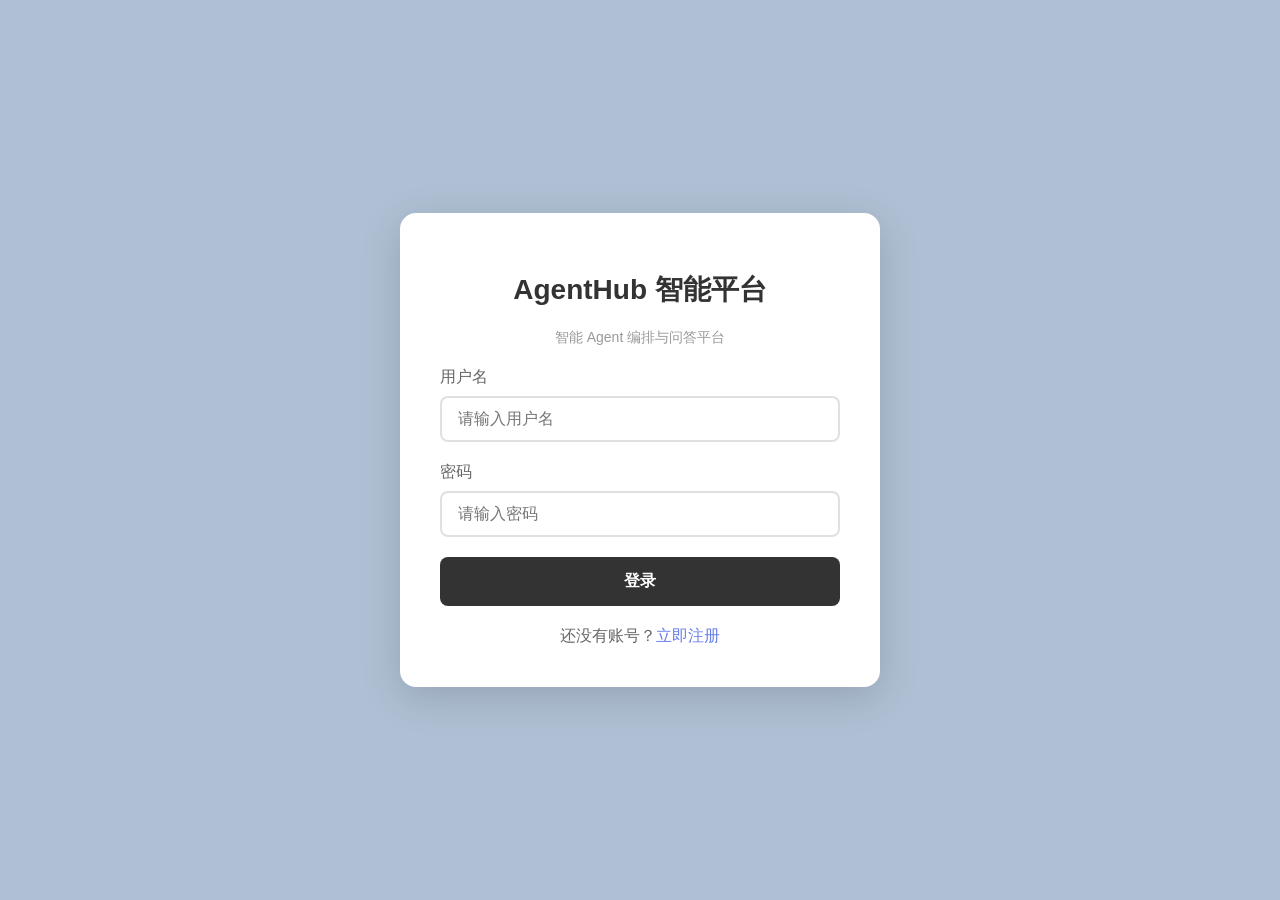
<file: src/main/resources/static/login.html>
<!DOCTYPE html>
<html lang="zh-CN">
<head>
    <meta charset="UTF-8">
    <meta name="viewport" content="width=device-width, initial-scale=1.0">
    <title>AgentHub 智能平台 - 登录</title>
    <style>
        body {
            font-family: -apple-system, BlinkMacSystemFont, 'Segoe UI', Roboto, sans-serif;
            background: #AFC0D4;
            min-height: 100vh;
            display: flex;
            justify-content: center;
            align-items: center;
            margin: 0;
        }

        .login-container {
            background: white;
            padding: 40px;
            border-radius: 16px;
            box-shadow: 0 10px 40px rgba(0,0,0,0.15);
            width: 100%;
            max-width: 400px;
        }

        h1 {
            text-align: center;
            color: #333;
            margin-bottom: 30px;
            font-size: 28px;
        }

        .form-group {
            margin-bottom: 20px;
        }

        label {
            display: block;
            margin-bottom: 8px;
            color: #666;
            font-weight: 500;
        }

        input {
            width: 100%;
            padding: 12px 16px;
            border: 2px solid #e0e0e0;
            border-radius: 8px;
            font-size: 16px;
            transition: border-color 0.3s;
            box-sizing: border-box;
        }

        input:focus {
            outline: none;
            border-color: #667eea;
        }

        button {
            width: 100%;
            padding: 14px;
            background: #333333;
            color: white;
            border: none;
            border-radius: 8px;
            font-size: 16px;
            font-weight: 600;
            cursor: pointer;
            transition: transform 0.2s, box-shadow 0.2s;
        }

        button:hover {
            transform: translateY(-2px);
            box-shadow: 0 4px 15px rgba(0, 0, 0, 0.3);
        }

        .toggle-link {
            text-align: center;
            margin-top: 20px;
            color: #666;
        }

        .toggle-link a {
            color: #667eea;
            text-decoration: none;
            font-weight: 500;
        }

        .toggle-link a:hover {
            text-decoration: underline;
        }

        .error-message {
            color: #e74c3c;
            text-align: center;
            margin-bottom: 15px;
            padding: 10px;
            background: #ffebee;
            border-radius: 6px;
            display: none;
        }

        .success-message {
            color: #27ae60;
            text-align: center;
            margin-bottom: 15px;
            padding: 10px;
            background: #e8f5e9;
            border-radius: 6px;
            display: none;
        }
        
        .subtitle {
            text-align: center;
            color: #999;
            font-size: 14px;
            margin-top: -10px;
            margin-bottom: 20px;
        }
    </style>
</head>
<body>
    <div class="login-container">
        <h1>AgentHub 智能平台</h1>
        <p class="subtitle">智能 Agent 编排与问答平台</p>
        
        <div class="error-message" id="error-message"></div>
        <div class="success-message" id="success-message"></div>
        
        <form id="login-form">
            <div class="form-group">
                <label>用户名</label>
                <input type="text" id="username" placeholder="请输入用户名" required>
            </div>
            
            <div class="form-group">
                <label>密码</label>
                <input type="password" id="password" placeholder="请输入密码" required>
            </div>
            
            <button type="submit">登录</button>
        </form>
        
        <div class="toggle-link">
            还没有账号？<a href="register.html">立即注册</a>
        </div>
    </div>

    <script>
        const loginForm = document.getElementById('login-form');
        const errorMessage = document.getElementById('error-message');
        const successMessage = document.getElementById('success-message');

        loginForm.addEventListener('submit', async (e) => {
            e.preventDefault();

            const username = document.getElementById('username').value;
            const password = document.getElementById('password').value;

            errorMessage.style.display = 'none';
            successMessage.style.display = 'none';

            try {
                const response = await fetch('/api/user/login', {
                    method: 'POST',
                    headers: { 'Content-Type': 'application/json' },
                    body: JSON.stringify({ username, password })
                });

                const result = await response.json();

                if (result.success) {
                    localStorage.setItem('token', result.token);
                    localStorage.setItem('username', result.user.username);
                    
                    successMessage.textContent = '登录成功，即将跳转到对话页面...';
                    successMessage.style.display = 'block';

                    setTimeout(() => {
                        window.location.href = 'index.html';
                    }, 1500);
                } else {
                    errorMessage.textContent = result.message;
                    errorMessage.style.display = 'block';
                }
            } catch (error) {
                errorMessage.textContent = '网络错误，请稍后重试';
                errorMessage.style.display = 'block';
            }
        });
    </script>
</body>
</html>
</file>
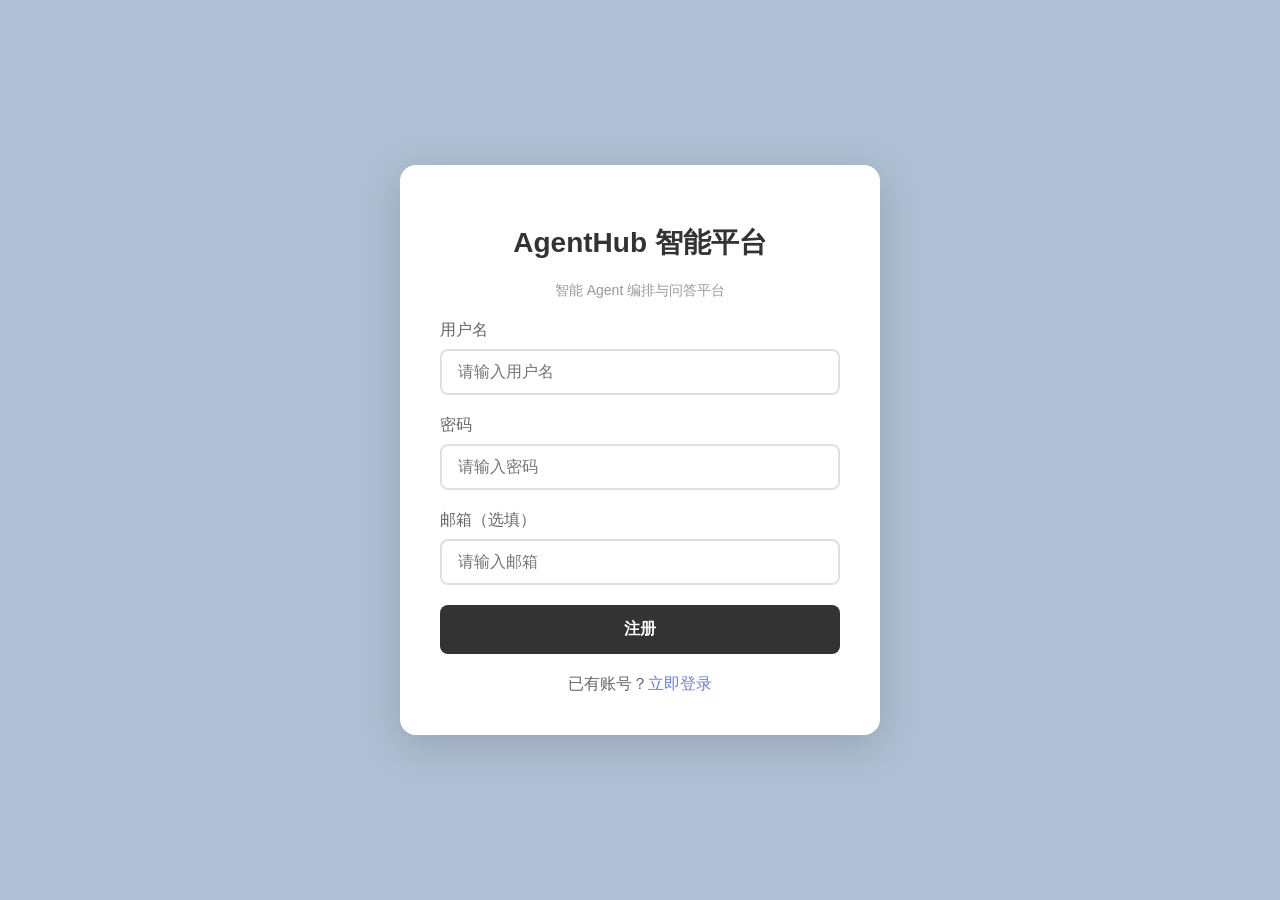
<file: src/main/resources/static/register.html>
<!DOCTYPE html>
<html lang="zh-CN">
<head>
    <meta charset="UTF-8">
    <meta name="viewport" content="width=device-width, initial-scale=1.0">
    <title>AgentHub 智能平台 - 注册</title>
    <style>
        body {
            font-family: -apple-system, BlinkMacSystemFont, 'Segoe UI', Roboto, sans-serif;
            background: #AFC0D4;
            min-height: 100vh;
            display: flex;
            justify-content: center;
            align-items: center;
            margin: 0;
        }

        .register-container {
            background: white;
            padding: 40px;
            border-radius: 16px;
            box-shadow: 0 10px 40px rgba(0,0,0,0.15);
            width: 100%;
            max-width: 400px;
        }

        h1 {
            text-align: center;
            color: #333;
            margin-bottom: 30px;
            font-size: 28px;
        }

        .form-group {
            margin-bottom: 20px;
        }

        label {
            display: block;
            margin-bottom: 8px;
            color: #666;
            font-weight: 500;
        }

        input {
            width: 100%;
            padding: 12px 16px;
            border: 2px solid #e0e0e0;
            border-radius: 8px;
            font-size: 16px;
            transition: border-color 0.3s;
            box-sizing: border-box;
        }

        input:focus {
            outline: none;
            border-color: #667eea;
        }

        button {
            width: 100%;
            padding: 14px;
            background: #333333;
            color: white;
            border: none;
            border-radius: 8px;
            font-size: 16px;
            font-weight: 600;
            cursor: pointer;
            transition: transform 0.2s, box-shadow 0.2s;
        }

        button:hover {
            transform: translateY(-2px);
            box-shadow: 0 4px 15px rgba(0, 0, 0, 0.3);
        }

        .toggle-link {
            text-align: center;
            margin-top: 20px;
            color: #666;
        }

        .toggle-link a {
            color: #667eea;
            text-decoration: none;
            font-weight: 500;
        }

        .toggle-link a:hover {
            text-decoration: underline;
        }

        .error-message {
            color: #e74c3c;
            text-align: center;
            margin-bottom: 15px;
            padding: 10px;
            background: #ffebee;
            border-radius: 6px;
            display: none;
        }

        .success-message {
            color: #27ae60;
            text-align: center;
            margin-bottom: 15px;
            padding: 10px;
            background: #e8f5e9;
            border-radius: 6px;
            display: none;
        }
        
        .subtitle {
            text-align: center;
            color: #999;
            font-size: 14px;
            margin-top: -10px;
            margin-bottom: 20px;
        }
    </style>
</head>
<body>
    <div class="register-container">
        <h1>AgentHub 智能平台</h1>
        <p class="subtitle">智能 Agent 编排与问答平台</p>
        
        <div class="error-message" id="error-message"></div>
        <div class="success-message" id="success-message"></div>
        
        <form id="register-form">
            <div class="form-group">
                <label>用户名</label>
                <input type="text" id="username" placeholder="请输入用户名" required>
            </div>
            
            <div class="form-group">
                <label>密码</label>
                <input type="password" id="password" placeholder="请输入密码" required>
            </div>
            
            <div class="form-group">
                <label>邮箱（选填）</label>
                <input type="email" id="email" placeholder="请输入邮箱">
            </div>
            
            <button type="submit">注册</button>
        </form>
        
        <div class="toggle-link">
            已有账号？<a href="login.html">立即登录</a>
        </div>
    </div>

    <script>
        const registerForm = document.getElementById('register-form');
        const errorMessage = document.getElementById('error-message');
        const successMessage = document.getElementById('success-message');

        registerForm.addEventListener('submit', async (e) => {
            e.preventDefault();

            const username = document.getElementById('username').value;
            const password = document.getElementById('password').value;
            const email = document.getElementById('email').value;

            errorMessage.style.display = 'none';
            successMessage.style.display = 'none';

            try {
                const response = await fetch('/api/user/register', {
                    method: 'POST',
                    headers: { 'Content-Type': 'application/json' },
                    body: JSON.stringify({ username, password, email })
                });

                const result = await response.json();

                if (result.success) {
                    successMessage.textContent = '注册成功，即将跳转到登录页面...';
                    successMessage.style.display = 'block';

                    setTimeout(() => {
                        window.location.href = 'login.html';
                    }, 1500);
                } else {
                    errorMessage.textContent = result.message;
                    errorMessage.style.display = 'block';
                }
            } catch (error) {
                errorMessage.textContent = '网络错误，请稍后重试';
                errorMessage.style.display = 'block';
            }
        });
    </script>
</body>
</html>
</file>
